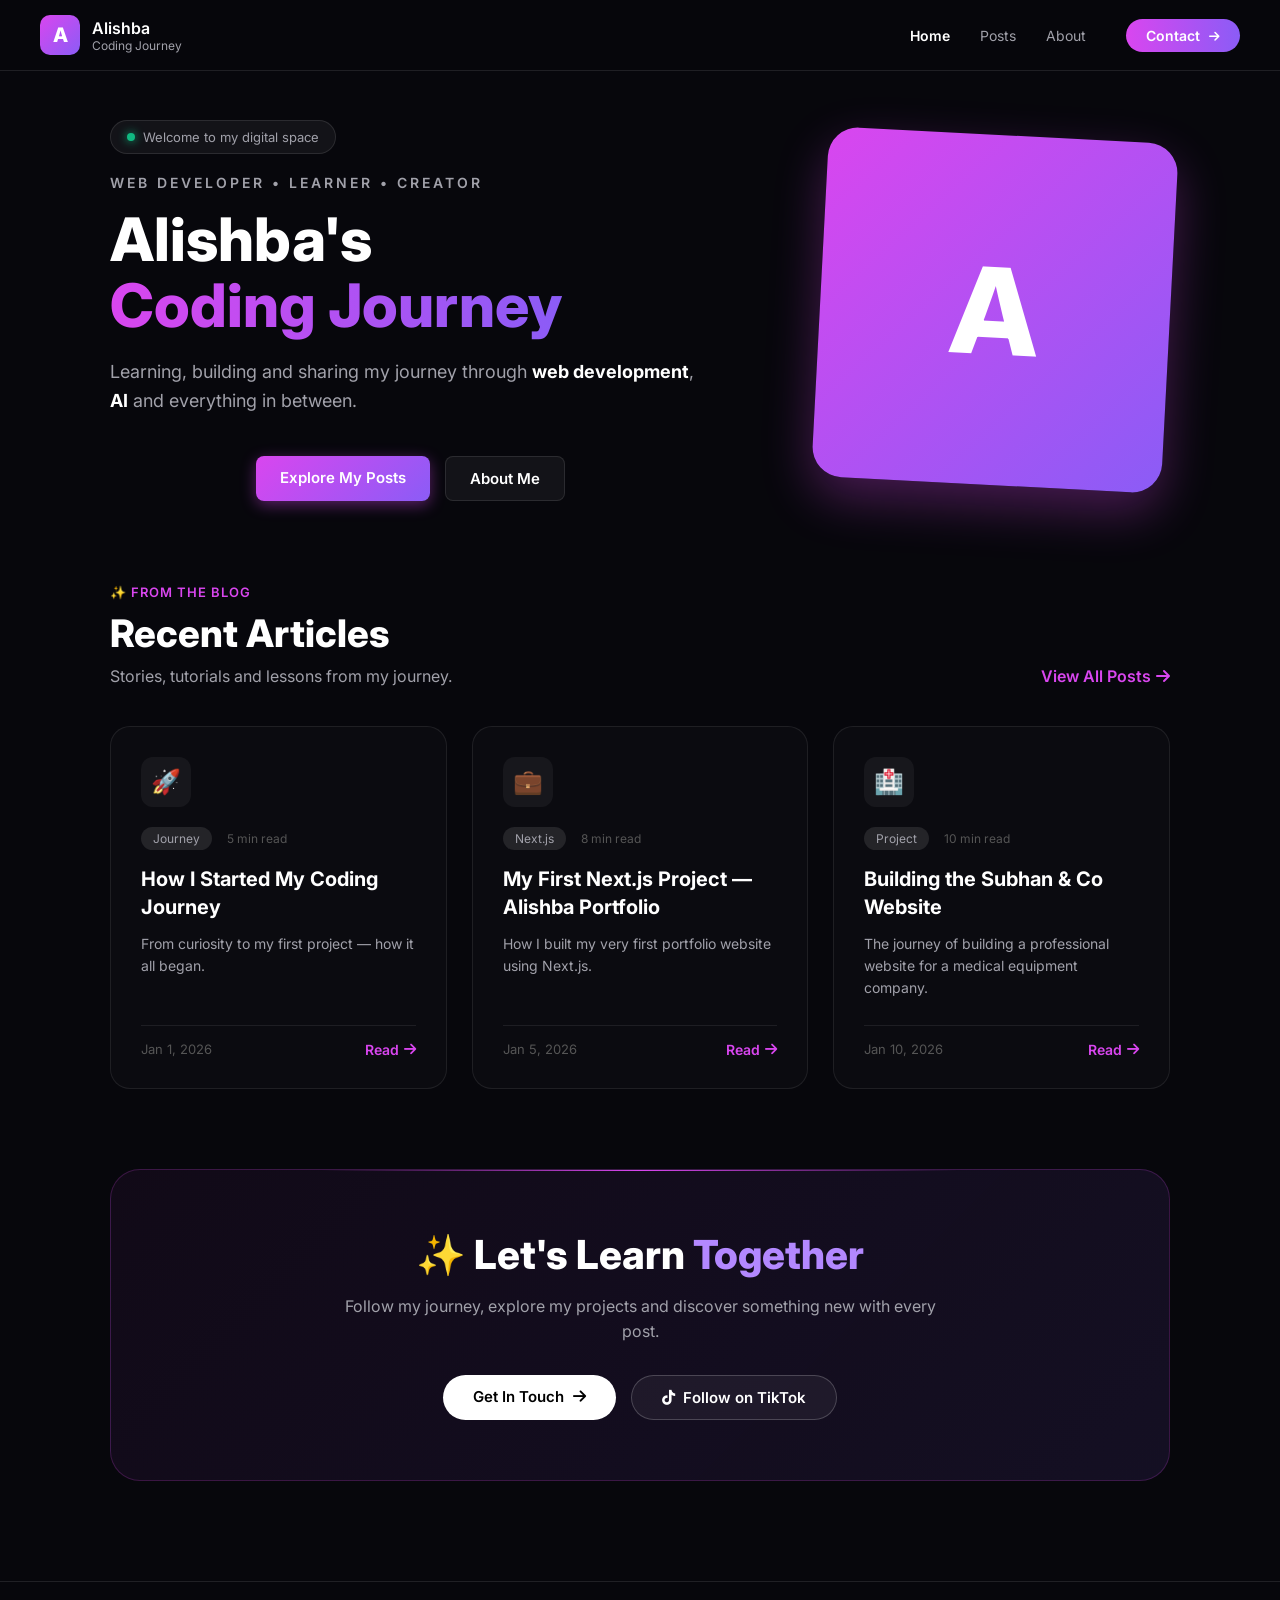
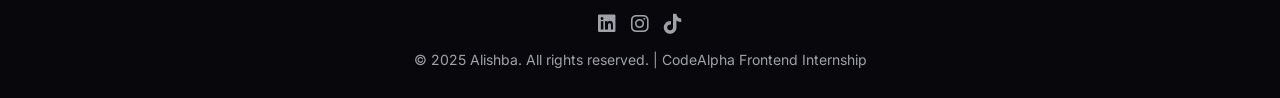
<file: index.html>
<!DOCTYPE html>
<html lang="en">

<head>
    <meta charset="UTF-8" />
    <meta name="viewport" content="width=device-width, initial-scale=1.0" />
    <title>Alishba's Coding Journey</title>
    <link href="https://fonts.googleapis.com/css2?family=Inter:wght@300;400;600;800&display=swap" rel="stylesheet" />
    <link rel="stylesheet" href="https://cdnjs.cloudflare.com/ajax/libs/font-awesome/6.4.0/css/all.min.css" />
    <link rel="stylesheet" href="style.css" />

    <style>
        /* Custom Styles for the Home Page Layout */
        .home-container {
            max-width: 1100px;
            margin: 0 auto;
            padding: 120px 20px 60px;
        }

        /* Hero Section */
        .hero-section {
            display: flex;
            align-items: center;
            justify-content: space-between;
            gap: 40px;
            margin-bottom: 80px;
        }

        .hero-text {
            max-width: 600px;
        }

        .status-badge {
            display: inline-flex;
            align-items: center;
            gap: 8px;
            background: rgba(255, 255, 255, 0.05);
            border: 1px solid rgba(255, 255, 255, 0.1);
            padding: 8px 16px;
            border-radius: 30px;
            font-size: 13px;
            color: var(--text-muted);
            margin-bottom: 20px;
        }

        .dot {
            width: 8px;
            height: 8px;
            background: #10b981;
            border-radius: 50%;
            box-shadow: 0 0 10px #10b981;
        }

        .subtitle {
            font-size: 14px;
            letter-spacing: 3px;
            color: var(--text-muted);
            font-weight: 600;
            margin-bottom: 15px;
            text-transform: uppercase;
        }

        .main-title {
            font-size: 60px;
            font-weight: 800;
            line-height: 1.1;
            margin-bottom: 20px;
            color: var(--text-color);
        }

        .main-title span {
            background: linear-gradient(to right, var(--primary), var(--secondary));
            -webkit-background-clip: text;
            -webkit-text-fill-color: transparent;
        }

        .description {
            font-size: 18px;
            color: var(--text-muted);
            line-height: 1.6;
            margin-bottom: 40px;
        }

        .description strong {
            color: var(--text-color);
        }

        .hero-image {
            width: 350px;
            height: 350px;
            background: linear-gradient(135deg, var(--primary), var(--secondary));
            border-radius: 30px;
            display: flex;
            justify-content: center;
            align-items: center;
            font-size: 120px;
            font-weight: 800;
            color: white;
            box-shadow: 0 20px 50px rgba(217, 70, 239, 0.3);
            transform: rotate(3deg);
            transition: transform 0.4s ease;
        }

        .hero-image:hover {
            transform: rotate(0deg) scale(1.02);
        }

        /* Blog Section */
        .blog-header {
            display: flex;
            justify-content: space-between;
            align-items: flex-end;
            margin-bottom: 40px;
        }

        .section-badge {
            display: inline-flex;
            align-items: center;
            gap: 8px;
            color: var(--primary);
            font-size: 13px;
            font-weight: 600;
            letter-spacing: 1px;
            text-transform: uppercase;
            margin-bottom: 10px;
        }

        .section-title {
            font-size: 38px;
            font-weight: 800;
            color: var(--text-color);
        }

        .blog-grid {
            display: grid;
            grid-template-columns: repeat(3, 1fr);
            gap: 25px;
            margin-bottom: 80px;
        }

        .blog-card {
            background: rgba(255, 255, 255, 0.02);
            border: 1px solid rgba(255, 255, 255, 0.08);
            border-radius: 20px;
            padding: 30px;
            display: flex;
            flex-direction: column;
            transition: all 0.3s ease;
        }

        .blog-card:hover {
            background: rgba(255, 255, 255, 0.04);
            border-color: rgba(217, 70, 239, 0.3);
            transform: translateY(-5px);
        }

        .blog-icon-box {
            width: 50px;
            height: 50px;
            background: rgba(255, 255, 255, 0.05);
            border-radius: 12px;
            display: flex;
            justify-content: center;
            align-items: center;
            font-size: 24px;
            margin-bottom: 20px;
        }

        .blog-meta {
            display: flex;
            align-items: center;
            gap: 15px;
            margin-bottom: 15px;
        }

        .blog-tag {
            background: rgba(255, 255, 255, 0.1);
            padding: 4px 12px;
            border-radius: 20px;
            font-size: 12px;
            color: var(--text-muted);
        }

        .blog-read-time {
            font-size: 12px;
            color: #555;
        }

        .blog-card h3 {
            font-size: 20px;
            color: var(--text-color);
            margin-bottom: 12px;
            line-height: 1.4;
        }

        .blog-card p {
            font-size: 14px;
            color: var(--text-muted);
            line-height: 1.6;
            margin-bottom: 25px;
            flex-grow: 1;
        }

        .blog-footer {
            display: flex;
            justify-content: space-between;
            align-items: center;
            border-top: 1px solid rgba(255, 255, 255, 0.08);
            padding-top: 15px;
        }

        .blog-date {
            font-size: 13px;
            color: #555;
        }

        .read-more {
            color: var(--primary);
            text-decoration: none;
            font-size: 14px;
            font-weight: 600;
            display: flex;
            align-items: center;
            gap: 5px;
        }

        .read-more:hover {
            color: white;
        }

        /* CTA Box */
        .cta-box {
            background: linear-gradient(135deg, rgba(217, 70, 239, 0.05), rgba(139, 92, 246, 0.1));
            border: 1px solid rgba(217, 70, 239, 0.2);
            border-radius: 30px;
            padding: 60px 40px;
            text-align: center;
            margin-bottom: 40px;
            position: relative;
            overflow: hidden;
        }

        .cta-box::before {
            content: '';
            position: absolute;
            top: 0;
            left: 50%;
            transform: translateX(-50%);
            width: 60%;
            height: 1px;
            background: linear-gradient(90deg, transparent, var(--primary), transparent);
        }

        .cta-box h2 {
            font-size: 40px;
            color: white;
            margin-bottom: 15px;
            font-weight: 800;
        }

        .cta-box h2 span {
            color: #b388ff;
            /* Light Purple */
        }

        .cta-box p {
            color: var(--text-muted);
            font-size: 16px;
            margin-bottom: 30px;
            max-width: 600px;
            margin-inline: auto;
            line-height: 1.6;
        }

        .cta-btns {
            display: flex;
            gap: 15px;
            justify-content: center;
        }

        .btn-white {
            background: white;
            color: black;
            padding: 12px 30px;
            border-radius: 30px;
            text-decoration: none;
            font-weight: 600;
            font-size: 15px;
            transition: all 0.3s ease;
        }

        .btn-white:hover {
            background: #eee;
            transform: translateY(-2px);
        }

        .btn-outline {
            background: rgba(255, 255, 255, 0.05);
            color: white;
            padding: 12px 30px;
            border-radius: 30px;
            text-decoration: none;
            font-weight: 600;
            font-size: 15px;
            border: 1px solid rgba(255, 255, 255, 0.2);
            transition: all 0.3s ease;
            display: flex;
            align-items: center;
            gap: 8px;
        }

        .btn-outline:hover {
            background: rgba(255, 255, 255, 0.1);
            border-color: white;
            transform: translateY(-2px);
        }

        /* Responsive */
        @media (max-width: 900px) {
            .hero-section {
                flex-direction: column;
                text-align: center;
            }

            .hero-image {
                display: none;
                /* Mobile pe image chhupa di */
            }

            .main-title {
                font-size: 40px;
            }

            .blog-grid {
                grid-template-columns: 1fr;
            }

            .blog-header {
                flex-direction: column;
                align-items: flex-start;
                gap: 10px;
            }
        }
    </style>
</head>

<body>

    <!-- Navigation Bar -->
    <nav class="navbar">
        <div class="logo">
            <div class="logo-icon">A</div>
            <div class="logo-text">
                <h1>Alishba</h1>
                <p>Coding Journey</p>
            </div>
        </div>
        <ul class="nav-links">
            <li><a href="index.html" style="color: var(--text-color); font-weight: 600;">Home</a></li>
            <li><a href="projects.html">Posts</a></li>
            <li><a href="about.html">About</a></li>
            <li><a href="contact.html"
                    style="background: linear-gradient(to right, var(--primary), var(--secondary)); padding: 8px 20px; border-radius: 30px; color: white; font-weight: 600; margin-left: 10px;">Contact
                    <i class="fas fa-arrow-right" style="font-size: 12px; margin-left: 5px;"></i></a></li>
        </ul>
        <div class="hamburger">
            <i class="fas fa-bars"></i>
        </div>
    </nav>

    <!-- Main Home Container -->
    <div class="home-container">

        <!-- Hero Section -->
        <div class="hero-section">
            <div class="hero-text">
                <div class="status-badge">
                    <span class="dot"></span> Welcome to my digital space
                </div>
                <p class="subtitle">Web Developer • Learner • Creator</p>
                <h1 class="main-title">Alishba's<br><span>Coding Journey</span></h1>
                <p class="description">
                    Learning, building and sharing my journey through <strong>web development</strong>,
                    <strong>AI</strong> and everything in between.
                </p>
                <div class="hero-btns" style="display: flex; gap: 15px;">
                    <a href="#blog" class="btn primary-btn">Explore My Posts</a>
                    <a href="about.html" class="btn secondary-btn">About Me</a>
                </div>
            </div>

            <!-- Hero Image (Design element) -->
            <div class="hero-image">
                A
            </div>
        </div>

        <!-- Blog Section -->
        <div id="blog">
            <div class="blog-header">
                <div>
                    <div class="section-badge">✨ FROM THE BLOG</div>
                    <h2 class="section-title">Recent Articles</h2>
                    <p style="color: var(--text-muted); margin-top: 10px;">Stories, tutorials and lessons from my
                        journey.</p>
                </div>
                <a href="projects.html" class="read-more" style="font-size: 16px;">View All Posts <i
                        class="fas fa-arrow-right"></i></a>
            </div>

            <div class="blog-grid">
                <!-- Blog 1 -->
                <div class="blog-card">
                    <div class="blog-icon-box">🚀</div>
                    <div class="blog-meta">
                        <span class="blog-tag">Journey</span>
                        <span class="blog-read-time">5 min read</span>
                    </div>
                    <h3>How I Started My Coding Journey</h3>
                    <p>From curiosity to my first project — how it all began.</p>
                    <div class="blog-footer">
                        <span class="blog-date">Jan 1, 2026</span>
                        <a href="#" class="read-more">Read <i class="fas fa-arrow-right"></i></a>
                    </div>
                </div>

                <!-- Blog 2 -->
                <div class="blog-card">
                    <div class="blog-icon-box">💼</div>
                    <div class="blog-meta">
                        <span class="blog-tag">Next.js</span>
                        <span class="blog-read-time">8 min read</span>
                    </div>
                    <h3>My First Next.js Project — Alishba Portfolio</h3>
                    <p>How I built my very first portfolio website using Next.js.</p>
                    <div class="blog-footer">
                        <span class="blog-date">Jan 5, 2026</span>
                        <a href="#" class="read-more">Read <i class="fas fa-arrow-right"></i></a>
                    </div>
                </div>

                <!-- Blog 3 -->
                <div class="blog-card">
                    <div class="blog-icon-box">🏥</div>
                    <div class="blog-meta">
                        <span class="blog-tag">Project</span>
                        <span class="blog-read-time">10 min read</span>
                    </div>
                    <h3>Building the Subhan & Co Website</h3>
                    <p>The journey of building a professional website for a medical equipment company.</p>
                    <div class="blog-footer">
                        <span class="blog-date">Jan 10, 2026</span>
                        <a href="#" class="read-more">Read <i class="fas fa-arrow-right"></i></a>
                    </div>
                </div>
            </div>
        </div>

        <!-- CTA Box -->
        <div class="cta-box">
            <h2>✨ Let's Learn <span>Together</span></h2>
            <p>Follow my journey, explore my projects and discover something new with every post.</p>
            <div class="cta-btns">
                <a href="contact.html" class="btn-white">Get In Touch <i class="fas fa-arrow-right"
                        style="margin-left: 5px;"></i></a>
                <a href="https://www.tiktok.com/@lishayveer" target="_blank" class="btn-outline"><i
                        class="fab fa-tiktok"></i> Follow on TikTok</a>
            </div>
        </div>

    </div>

    <!-- Footer -->
    <footer>
        <div style="margin-bottom: 15px; display: flex; justify-content: center; gap: 15px;">
            <a href="https://www.linkedin.com/in/alishba-tanveer543" target="_blank"
                style="color: var(--text-muted); font-size: 20px;"><i class="fab fa-linkedin"></i></a>
            <a href="https://www.instagram.com/lishayveer11" target="_blank"
                style="color: var(--text-muted); font-size: 20px;"><i class="fab fa-instagram"></i></a>
            <a href="https://www.tiktok.com/@lishayveer" target="_blank"
                style="color: var(--text-muted); font-size: 20px;"><i class="fab fa-tiktok"></i></a>
        </div>
        <p>&copy; 2025 Alishba. All rights reserved. | CodeAlpha Frontend Internship</p>
    </footer>

    <script src="script.js"></script>
</body>

</html>
</file>
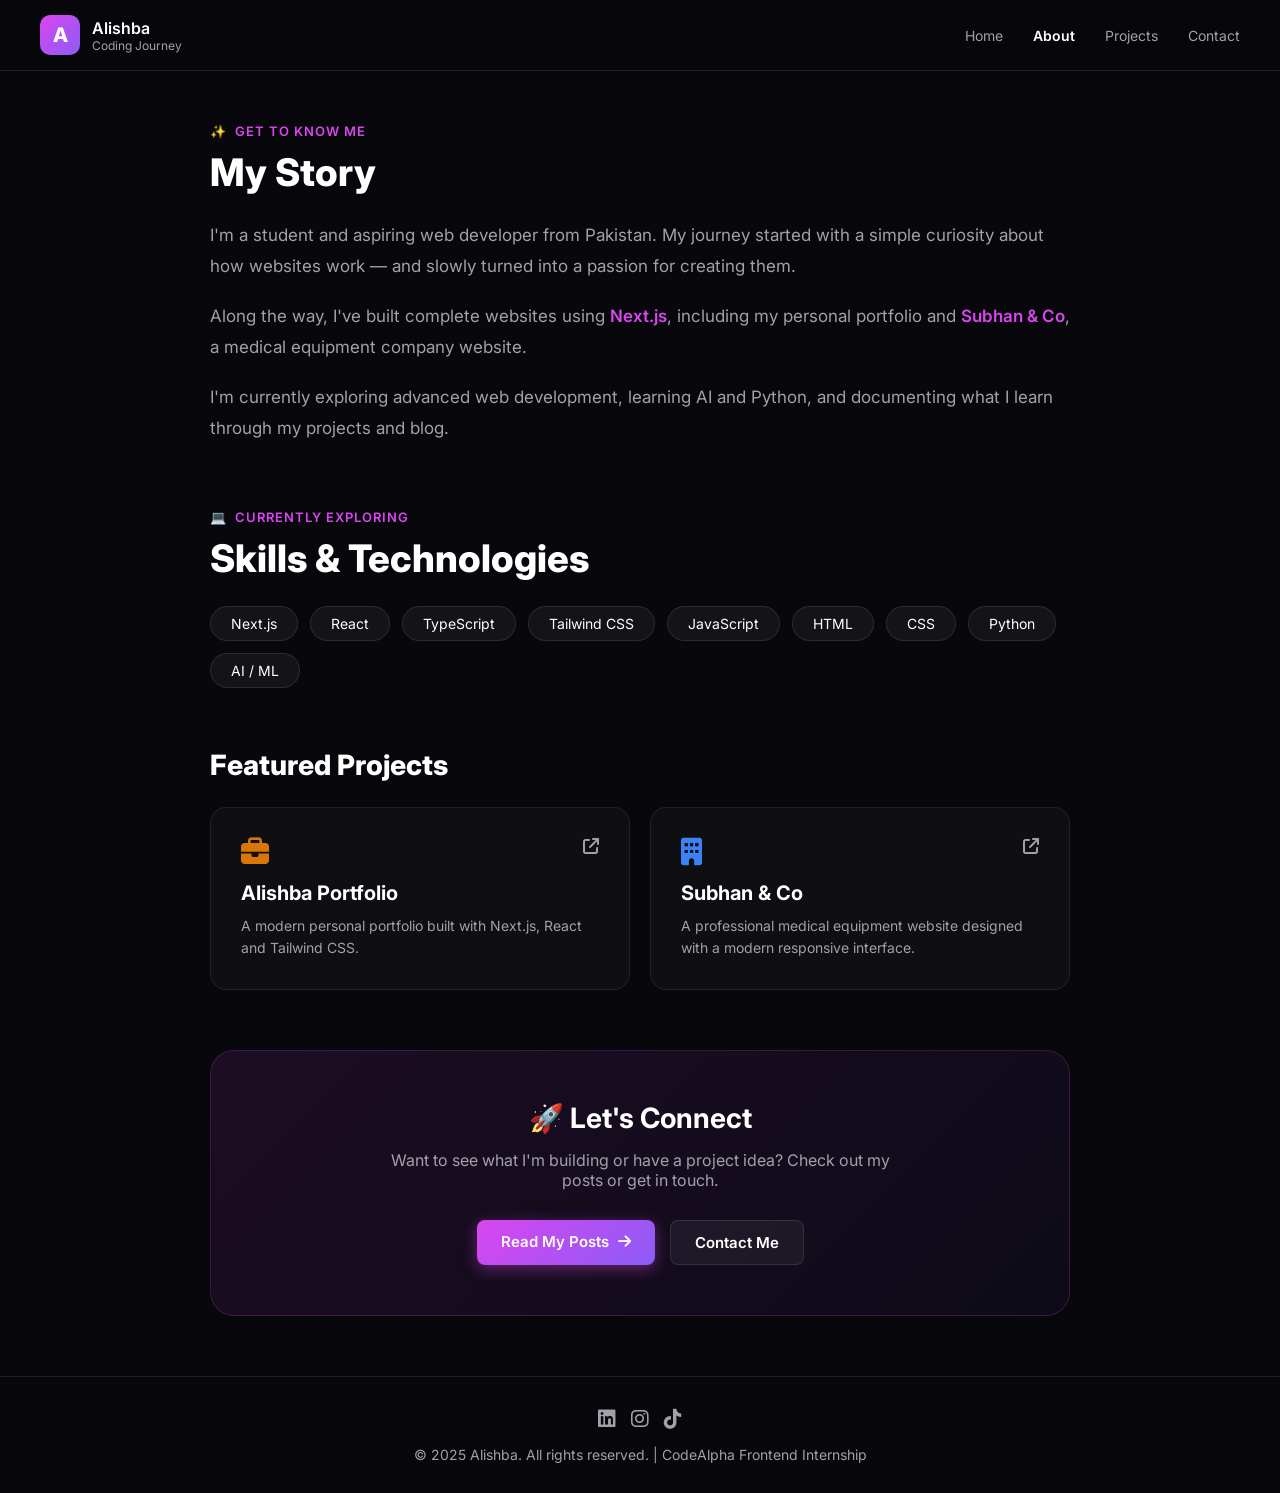
<file: about.html>
<!DOCTYPE html>
<html lang="en">

<head>
    <meta charset="UTF-8" />
    <meta name="viewport" content="width=device-width, initial-scale=1.0" />
    <title>About Me | Alishba</title>
    <link href="https://fonts.googleapis.com/css2?family=Inter:wght@300;400;600;800&display=swap" rel="stylesheet" />
    <link rel="stylesheet" href="https://cdnjs.cloudflare.com/ajax/libs/font-awesome/6.4.0/css/all.min.css" />
    <link rel="stylesheet" href="style.css" />

    <!-- Custom Styles for this exact page look -->
    <style>
        .about-container {
            max-width: 900px;
            margin: 0 auto;
            text-align: left;
            padding: 120px 20px 60px;
        }

        .section-badge {
            display: inline-flex;
            align-items: center;
            gap: 8px;
            color: var(--primary);
            font-size: 13px;
            font-weight: 600;
            letter-spacing: 1px;
            text-transform: uppercase;
            margin-bottom: 10px;
        }

        .section-title {
            font-size: 38px;
            font-weight: 800;
            color: var(--text-color);
            margin-bottom: 25px;
        }

        .story-text {
            font-size: 17px;
            color: var(--text-muted);
            line-height: 1.8;
            margin-bottom: 25px;
        }

        .story-text strong {
            color: var(--text-color);
        }

        .story-text .highlight {
            color: var(--primary);
            font-weight: 600;
        }

        /* Tags for Skills */
        .skills-tags {
            display: flex;
            flex-wrap: wrap;
            gap: 12px;
            margin-bottom: 60px;
        }

        .skill-tag {
            background: rgba(255, 255, 255, 0.05);
            border: 1px solid rgba(255, 255, 255, 0.1);
            padding: 8px 20px;
            border-radius: 30px;
            font-size: 14px;
            color: var(--text-color);
            transition: all 0.3s ease;
        }

        .skill-tag:hover {
            background: rgba(217, 70, 239, 0.15);
            border-color: var(--primary);
            transform: translateY(-2px);
        }

        /* Featured Projects Cards */
        .projects-grid {
            display: grid;
            grid-template-columns: 1fr 1fr;
            gap: 20px;
            margin-bottom: 60px;
        }

        .project-card-mini {
            background: rgba(255, 255, 255, 0.03);
            border: 1px solid rgba(255, 255, 255, 0.08);
            border-radius: 16px;
            padding: 30px;
            position: relative;
            transition: all 0.3s ease;
        }

        .project-card-mini:hover {
            background: rgba(255, 255, 255, 0.06);
            border-color: rgba(217, 70, 239, 0.3);
            transform: translateY(-5px);
        }

        .project-icon {
            font-size: 28px;
            margin-bottom: 15px;
        }

        .project-card-mini h3 {
            font-size: 20px;
            color: var(--text-color);
            margin-bottom: 10px;
        }

        .project-card-mini p {
            font-size: 14px;
            color: var(--text-muted);
            line-height: 1.6;
        }

        .arrow-icon {
            position: absolute;
            top: 30px;
            right: 30px;
            color: var(--text-muted);
            transition: color 0.3s ease;
        }

        .project-card-mini:hover .arrow-icon {
            color: var(--primary);
        }

        /* Let's Connect Section */
        .connect-section {
            background: linear-gradient(135deg, rgba(217, 70, 239, 0.1), rgba(139, 92, 246, 0.05));
            border: 1px solid rgba(217, 70, 239, 0.2);
            border-radius: 24px;
            padding: 50px 30px;
            text-align: center;
        }

        .connect-section h2 {
            font-size: 28px;
            color: var(--text-color);
            margin-bottom: 15px;
            display: flex;
            align-items: center;
            justify-content: center;
            gap: 10px;
        }

        .connect-section p {
            color: var(--text-muted);
            font-size: 16px;
            margin-bottom: 30px;
            max-width: 500px;
            margin-inline: auto;
        }

        @media (max-width: 768px) {
            .projects-grid {
                grid-template-columns: 1fr;
            }

            .section-title {
                font-size: 30px;
            }
        }
    </style>
</head>

<body>

    <!-- Navigation Bar -->
    <nav class="navbar">
        <div class="logo">
            <div class="logo-icon">A</div>
            <div class="logo-text">
                <h1>Alishba</h1>
                <p>Coding Journey</p>
            </div>
        </div>
        <ul class="nav-links">
            <li><a href="index.html">Home</a></li>
            <li><a href="about.html" style="color: var(--text-color); font-weight: 600;">About</a></li>
            <li><a href="projects.html">Projects</a></li>
            <li><a href="contact.html">Contact</a></li>
        </ul>
        <div class="hamburger">
            <i class="fas fa-bars"></i>
        </div>
    </nav>

    <!-- Main About Content -->
    <div class="about-container">

        <!-- Story Section -->
        <div class="section-badge">
            <span>✨</span> GET TO KNOW ME
        </div>
        <h1 class="section-title">My Story</h1>

        <div class="story-text">
            <p style="margin-bottom: 20px;">
                I'm a student and aspiring web developer from Pakistan. My journey started with a simple curiosity about
                how websites work — and slowly turned into a passion for creating them.
            </p>
            <p style="margin-bottom: 20px;">
                Along the way, I've built complete websites using <span class="highlight">Next.js</span>, including my
                personal portfolio and <span class="highlight">Subhan & Co</span>, a medical equipment company website.
            </p>
            <p>
                I'm currently exploring advanced web development, learning AI and Python, and documenting what I learn
                through my projects and blog.
            </p>
        </div>

        <!-- Skills Section -->
        <div class="section-badge" style="margin-top: 40px;">
            <span>💻</span> CURRENTLY EXPLORING
        </div>
        <h2 class="section-title">Skills & Technologies</h2>

        <div class="skills-tags">
            <span class="skill-tag">Next.js</span>
            <span class="skill-tag">React</span>
            <span class="skill-tag">TypeScript</span>
            <span class="skill-tag">Tailwind CSS</span>
            <span class="skill-tag">JavaScript</span>
            <span class="skill-tag">HTML</span>
            <span class="skill-tag">CSS</span>
            <span class="skill-tag">Python</span>
            <span class="skill-tag">AI / ML</span>
        </div>

        <!-- Featured Projects Section -->
        <h2 class="section-title" style="font-size: 28px;">Featured Projects</h2>

        <div class="projects-grid">
            <!-- Project 1 -->
            <a href="projects.html" style="text-decoration: none;">
                <div class="project-card-mini">
                    <i class="fas fa-briefcase project-icon" style="color: #d97706;"></i>
                    <i class="fas fa-arrow-up-right-from-square arrow-icon"></i>
                    <h3>Alishba Portfolio</h3>
                    <p>A modern personal portfolio built with Next.js, React and Tailwind CSS.</p>
                </div>
            </a>

            <!-- Project 2 -->
            <a href="projects.html" style="text-decoration: none;">
                <div class="project-card-mini">
                    <i class="fas fa-building project-icon" style="color: #3b82f6;"></i>
                    <i class="fas fa-arrow-up-right-from-square arrow-icon"></i>
                    <h3>Subhan & Co</h3>
                    <p>A professional medical equipment website designed with a modern responsive interface.</p>
                </div>
            </a>
        </div>

        <!-- Let's Connect Section -->
        <div class="connect-section">
            <h2>🚀 Let's Connect</h2>
            <p>Want to see what I'm building or have a project idea? Check out my posts or get in touch.</p>
            <div style="display: flex; gap: 15px; justify-content: center; flex-wrap: wrap;">
                <a href="projects.html" class="btn primary-btn">Read My Posts <i class="fas fa-arrow-right"
                        style="margin-left: 5px;"></i></a>
                <a href="contact.html" class="btn secondary-btn">Contact Me</a>
            </div>
        </div>

    </div>

    <!-- Footer -->
    <footer>
        <div style="margin-bottom: 15px; display: flex; justify-content: center; gap: 15px;">
            <a href="https://www.linkedin.com/in/alishba-tanveer543" target="_blank"
                style="color: var(--text-muted); font-size: 20px;"><i class="fab fa-linkedin"></i></a>
            <a href="https://www.instagram.com/lishayveer11" target="_blank"
                style="color: var(--text-muted); font-size: 20px;"><i class="fab fa-instagram"></i></a>
            <a href="https://www.tiktok.com/@lishayveer" target="_blank"
                style="color: var(--text-muted); font-size: 20px;"><i class="fab fa-tiktok"></i></a>
        </div>
        <p>&copy; 2025 Alishba. All rights reserved. | CodeAlpha Frontend Internship</p>
    </footer>

    <script src="script.js"></script>
</body>

</html>
</file>
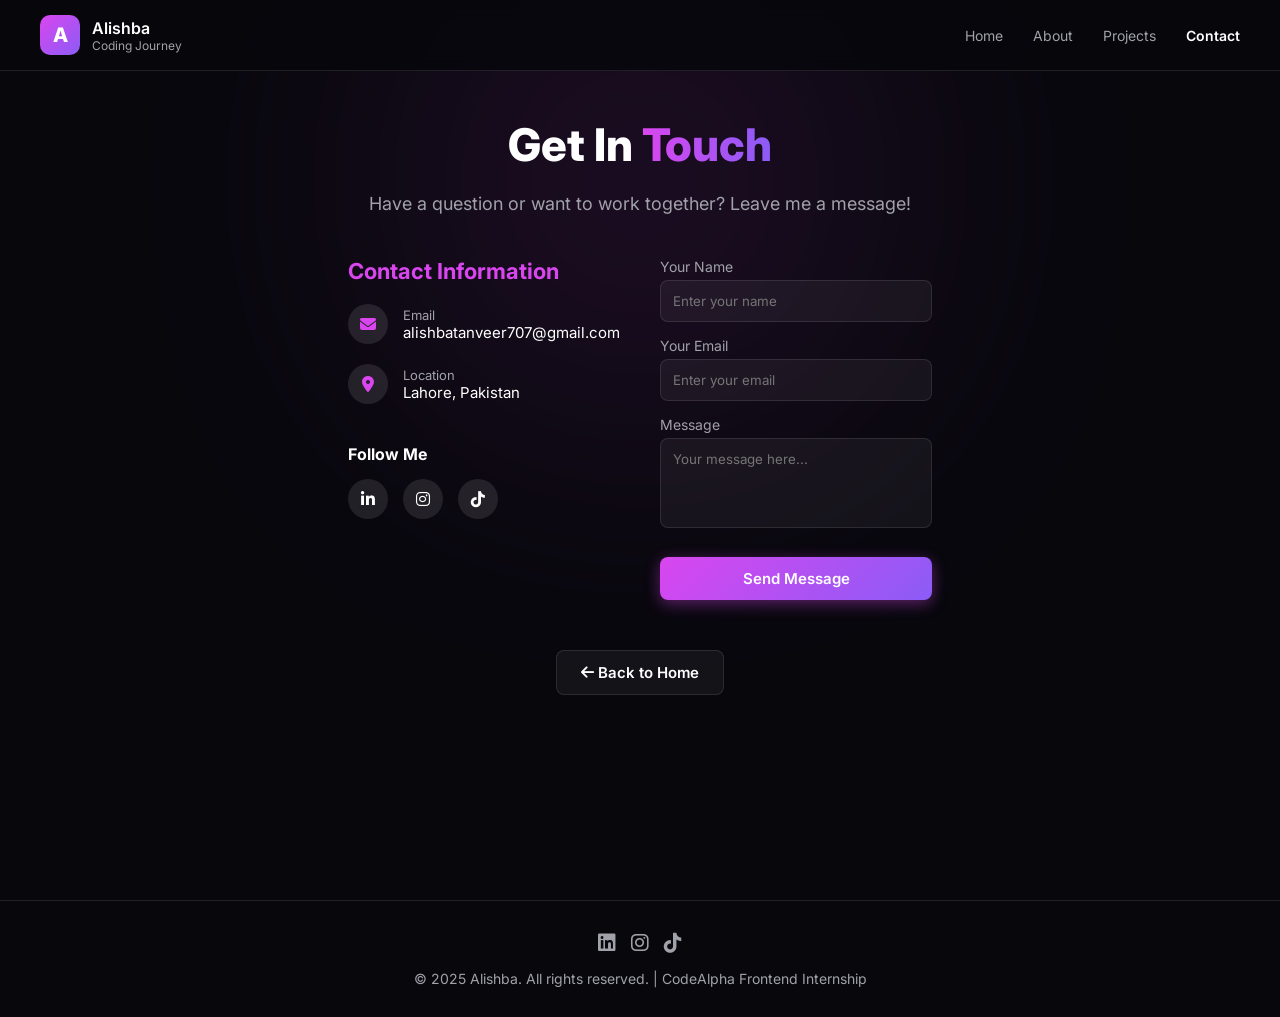
<file: contact.html>
<!DOCTYPE html>
<html lang="en">

<head>
    <meta charset="UTF-8" />
    <meta name="viewport" content="width=device-width, initial-scale=1.0" />
    <title>Contact Me | Alishba</title>
    <link href="https://fonts.googleapis.com/css2?family=Inter:wght@300;400;600;800&display=swap" rel="stylesheet" />
    <link rel="stylesheet" href="https://cdnjs.cloudflare.com/ajax/libs/font-awesome/6.4.0/css/all.min.css" />
    <link rel="stylesheet" href="style.css" />
</head>

<body>

    <!-- Navigation Bar -->
    <nav class="navbar">
        <div class="logo">
            <div class="logo-icon">A</div>
            <div class="logo-text">
                <h1>Alishba</h1>
                <p>Coding Journey</p>
            </div>
        </div>
        <ul class="nav-links">
            <li><a href="index.html">Home</a></li>
            <li><a href="about.html">About</a></li>
            <li><a href="projects.html">Projects</a></li>
            <li><a href="contact.html" style="color: var(--text-color); font-weight: 600;">Contact</a></li>
        </ul>
        <div class="hamburger">
            <i class="fas fa-bars"></i>
        </div>
    </nav>

    <!-- Contact Section -->
    <section class="hero" style="min-height: 100vh; padding-top: 120px; align-items: flex-start;">
        <div class="hero-content" style="max-width: 800px; text-align: center;">

            <h1 class="main-title" style="font-size: 45px;">Get In <span>Touch</span></h1>
            <p class="description" style="margin-bottom: 40px;">
                Have a question or want to work together? Leave me a message!
            </p>

            <div style="display: grid; grid-template-columns: 1fr 1fr; gap: 40px; text-align: left;">

                <!-- Contact Info (Left Side) -->
                <div>
                    <h3 style="font-size: 22px; margin-bottom: 20px; color: var(--primary);">Contact Information</h3>

                    <div style="display: flex; align-items: center; gap: 15px; margin-bottom: 20px;">
                        <div
                            style="width: 40px; height: 40px; background: rgba(255,255,255,0.1); border-radius: 50%; display: flex; justify-content: center; align-items: center; color: var(--primary);">
                            <i class="fas fa-envelope"></i>
                        </div>
                        <div>
                            <p style="font-size: 13px; color: var(--text-muted);">Email</p>
                            <p style="font-size: 15px;">alishbatanveer707@gmail.com</p>
                        </div>
                    </div>

                    <div style="display: flex; align-items: center; gap: 15px; margin-bottom: 20px;">
                        <div
                            style="width: 40px; height: 40px; background: rgba(255,255,255,0.1); border-radius: 50%; display: flex; justify-content: center; align-items: center; color: var(--primary);">
                            <i class="fas fa-map-marker-alt"></i>
                        </div>
                        <div>
                            <p style="font-size: 13px; color: var(--text-muted);">Location</p>
                            <p style="font-size: 15px;">Lahore, Pakistan</p>
                        </div>
                    </div>

                    <!-- Social Links -->
                    <div style="margin-top: 40px;">
                        <h4 style="font-size: 16px; margin-bottom: 15px;">Follow Me</h4>
                        <div style="display: flex; gap: 15px;">
                            <!-- LinkedIn -->
                            <a href="https://www.linkedin.com/in/alishba-tanveer543" target="_blank"
                                style="width: 40px; height: 40px; background: rgba(255,255,255,0.1); border-radius: 50%; display: flex; justify-content: center; align-items: center; color: white; text-decoration: none; transition: 0.3s;"
                                onmouseover="this.style.background='var(--primary)'"
                                onmouseout="this.style.background='rgba(255,255,255,0.1)'">
                                <i class="fab fa-linkedin-in"></i>
                            </a>
                            <!-- Instagram -->
                            <a href="https://www.instagram.com/lishayveer11" target="_blank"
                                style="width: 40px; height: 40px; background: rgba(255,255,255,0.1); border-radius: 50%; display: flex; justify-content: center; align-items: center; color: white; text-decoration: none; transition: 0.3s;"
                                onmouseover="this.style.background='var(--primary)'"
                                onmouseout="this.style.background='rgba(255,255,255,0.1)'">
                                <i class="fab fa-instagram"></i>
                            </a>
                            <!-- TikTok -->
                            <a href="https://www.tiktok.com/@lishayveer" target="_blank"
                                style="width: 40px; height: 40px; background: rgba(255,255,255,0.1); border-radius: 50%; display: flex; justify-content: center; align-items: center; color: white; text-decoration: none; transition: 0.3s;"
                                onmouseover="this.style.background='var(--primary)'"
                                onmouseout="this.style.background='rgba(255,255,255,0.1)'">
                                <i class="fab fa-tiktok"></i>
                            </a>
                        </div>
                    </div>
                </div>

                <!-- Contact Form (Right Side) -->
                <form style="display: flex; flex-direction: column; gap: 15px;">
                    <div>
                        <label
                            style="font-size: 14px; color: var(--text-muted); display: block; margin-bottom: 5px;">Your
                            Name</label>
                        <input type="text" placeholder="Enter your name"
                            style="width: 100%; padding: 12px; border-radius: 8px; border: 1px solid var(--border-color); background: var(--card-bg); color: white; outline: none; font-family: 'Inter', sans-serif;">
                    </div>
                    <div>
                        <label
                            style="font-size: 14px; color: var(--text-muted); display: block; margin-bottom: 5px;">Your
                            Email</label>
                        <input type="email" placeholder="Enter your email"
                            style="width: 100%; padding: 12px; border-radius: 8px; border: 1px solid var(--border-color); background: var(--card-bg); color: white; outline: none; font-family: 'Inter', sans-serif;">
                    </div>
                    <div>
                        <label
                            style="font-size: 14px; color: var(--text-muted); display: block; margin-bottom: 5px;">Message</label>
                        <textarea placeholder="Your message here..." rows="4"
                            style="width: 100%; padding: 12px; border-radius: 8px; border: 1px solid var(--border-color); background: var(--card-bg); color: white; outline: none; font-family: 'Inter', sans-serif; resize: none;"></textarea>
                    </div>
                    <button type="button" class="btn primary-btn"
                        style="width: 100%; border: none; cursor: pointer; margin-top: 10px;">Send Message</button>
                </form>

            </div>

            <div class="hero-btns" style="margin-top: 50px; justify-content: center;">
                <a href="index.html" class="btn secondary-btn"><i class="fas fa-arrow-left"></i> Back to Home</a>
            </div>

        </div>
    </section>

    <!-- Footer -->
    <footer>
        <div style="margin-bottom: 15px; display: flex; justify-content: center; gap: 15px;">
            <a href="https://www.linkedin.com/in/alishba-tanveer543" target="_blank"
                style="color: var(--text-muted); font-size: 20px;"><i class="fab fa-linkedin"></i></a>
            <a href="https://www.instagram.com/lishayveer11" target="_blank"
                style="color: var(--text-muted); font-size: 20px;"><i class="fab fa-instagram"></i></a>
            <a href="https://www.tiktok.com/@lishayveer" target="_blank"
                style="color: var(--text-muted); font-size: 20px;"><i class="fab fa-tiktok"></i></a>
        </div>
        <p>&copy; 2025 Alishba. All rights reserved. | CodeAlpha Frontend Internship</p>
    </footer>

    <script src="script.js"></script>
</body>

</html>
</file>
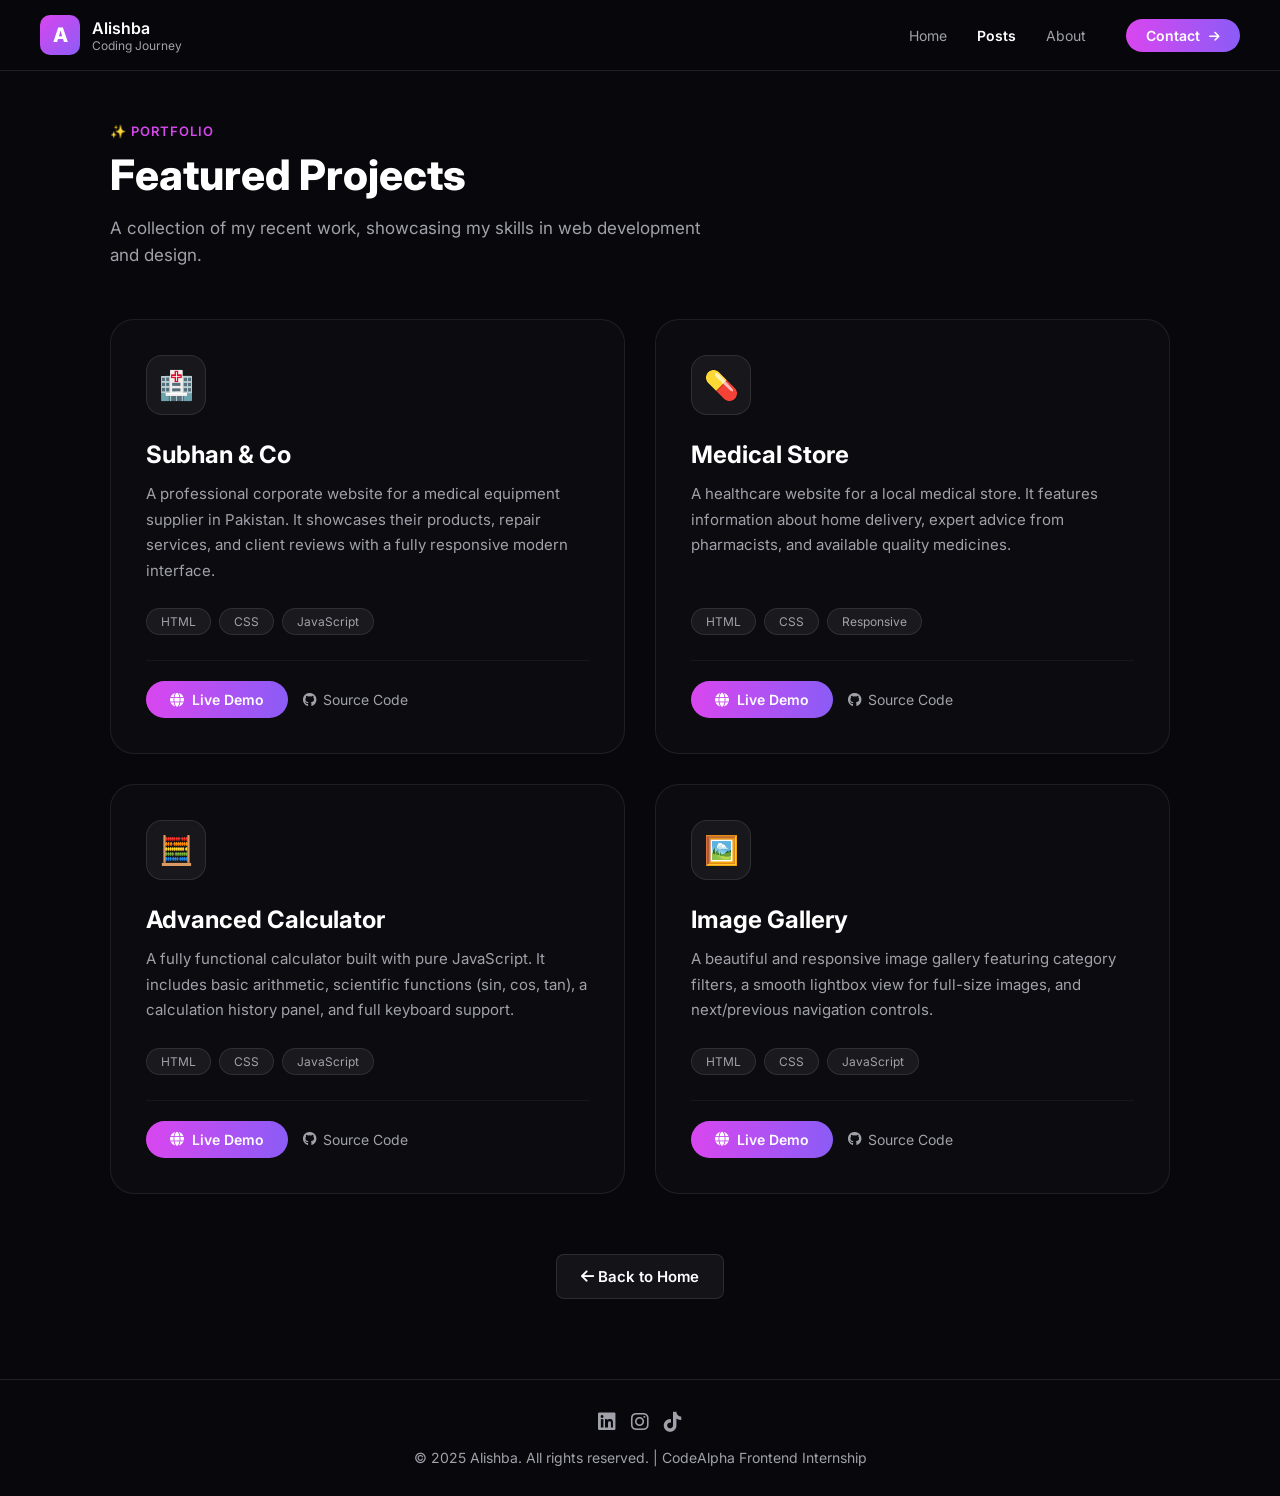
<file: projects.html>
<!DOCTYPE html>
<html lang="en">

<head>
    <meta charset="UTF-8" />
    <meta name="viewport" content="width=device-width, initial-scale=1.0" />
    <title>My Projects | Alishba</title>
    <link href="https://fonts.googleapis.com/css2?family=Inter:wght@300;400;600;800&display=swap" rel="stylesheet" />
    <link rel="stylesheet" href="https://cdnjs.cloudflare.com/ajax/libs/font-awesome/6.4.0/css/all.min.css" />
    <link rel="stylesheet" href="style.css" />

    <style>
        /* Custom Styles for Projects Page */
        .projects-container {
            max-width: 1100px;
            margin: 0 auto;
            padding: 120px 20px 80px;
        }

        .section-badge {
            display: inline-flex;
            align-items: center;
            gap: 8px;
            color: var(--primary);
            font-size: 13px;
            font-weight: 600;
            letter-spacing: 1px;
            text-transform: uppercase;
            margin-bottom: 10px;
        }

        .section-title {
            font-size: 42px;
            font-weight: 800;
            color: var(--text-color);
            margin-bottom: 15px;
        }

        .section-desc {
            font-size: 17px;
            color: var(--text-muted);
            margin-bottom: 50px;
            max-width: 600px;
            line-height: 1.6;
        }

        .projects-grid {
            display: grid;
            grid-template-columns: repeat(2, 1fr);
            gap: 30px;
        }

        .project-card {
            background: rgba(255, 255, 255, 0.02);
            border: 1px solid rgba(255, 255, 255, 0.08);
            border-radius: 24px;
            padding: 35px;
            display: flex;
            flex-direction: column;
            transition: all 0.4s ease;
            position: relative;
            overflow: hidden;
        }

        /* Hover par halki si purple light */
        .project-card::before {
            content: '';
            position: absolute;
            top: 0;
            left: 0;
            width: 100%;
            height: 2px;
            background: linear-gradient(90deg, transparent, var(--primary), transparent);
            transform: scaleX(0);
            transition: transform 0.4s ease;
        }

        .project-card:hover {
            background: rgba(255, 255, 255, 0.04);
            border-color: rgba(217, 70, 239, 0.3);
            transform: translateY(-8px);
            box-shadow: 0 15px 30px rgba(0, 0, 0, 0.5);
        }

        .project-card:hover::before {
            transform: scaleX(1);
        }

        .project-icon-box {
            width: 60px;
            height: 60px;
            background: rgba(255, 255, 255, 0.05);
            border: 1px solid rgba(255, 255, 255, 0.1);
            border-radius: 16px;
            display: flex;
            justify-content: center;
            align-items: center;
            font-size: 28px;
            margin-bottom: 25px;
            transition: transform 0.4s ease;
        }

        .project-card:hover .project-icon-box {
            transform: scale(1.1) rotate(5deg);
            background: rgba(217, 70, 239, 0.1);
            border-color: var(--primary);
        }

        .project-card h3 {
            font-size: 24px;
            color: var(--text-color);
            margin-bottom: 12px;
            font-weight: 700;
        }

        .project-card p {
            font-size: 15px;
            color: var(--text-muted);
            line-height: 1.7;
            margin-bottom: 25px;
            flex-grow: 1;
        }

        .project-tech {
            display: flex;
            flex-wrap: wrap;
            gap: 8px;
            margin-bottom: 25px;
        }

        .tech-tag {
            background: rgba(255, 255, 255, 0.06);
            border: 1px solid rgba(255, 255, 255, 0.1);
            padding: 5px 14px;
            border-radius: 20px;
            font-size: 12px;
            color: var(--text-muted);
        }

        .project-links {
            display: flex;
            gap: 15px;
            align-items: center;
            margin-top: auto;
            padding-top: 20px;
            border-top: 1px solid rgba(255, 255, 255, 0.05);
        }

        .btn-live {
            background: linear-gradient(to right, var(--primary), var(--secondary));
            color: white;
            padding: 10px 24px;
            border-radius: 30px;
            text-decoration: none;
            font-size: 14px;
            font-weight: 600;
            transition: all 0.3s ease;
            display: flex;
            align-items: center;
            gap: 8px;
        }

        .btn-live:hover {
            transform: translateY(-2px);
            box-shadow: 0 5px 15px rgba(217, 70, 239, 0.4);
        }

        .btn-code {
            color: var(--text-muted);
            text-decoration: none;
            font-size: 14px;
            display: flex;
            align-items: center;
            gap: 6px;
            transition: color 0.3s ease;
        }

        .btn-code:hover {
            color: white;
        }

        /* Responsive */
        @media (max-width: 768px) {
            .projects-grid {
                grid-template-columns: 1fr;
            }

            .section-title {
                font-size: 32px;
            }
        }
    </style>
</head>

<body>

    <!-- Navigation Bar -->
    <nav class="navbar">
        <div class="logo">
            <div class="logo-icon">A</div>
            <div class="logo-text">
                <h1>Alishba</h1>
                <p>Coding Journey</p>
            </div>
        </div>
        <ul class="nav-links">
            <li><a href="index.html">Home</a></li>
            <li><a href="projects.html" style="color: var(--text-color); font-weight: 600;">Posts</a></li>
            <li><a href="about.html">About</a></li>
            <li><a href="contact.html"
                    style="background: linear-gradient(to right, var(--primary), var(--secondary)); padding: 8px 20px; border-radius: 30px; color: white; font-weight: 600; margin-left: 10px;">Contact
                    <i class="fas fa-arrow-right" style="font-size: 12px; margin-left: 5px;"></i></a></li>
        </ul>
        <div class="hamburger">
            <i class="fas fa-bars"></i>
        </div>
    </nav>

    <!-- Projects Section -->
    <div class="projects-container">

        <div class="section-badge">✨ PORTFOLIO</div>
        <h1 class="section-title">Featured Projects</h1>
        <p class="section-desc">A collection of my recent work, showcasing my skills in web development and design.</p>

        <div class="projects-grid">

            <!-- Project 1 -->
            <div class="project-card">
                <div class="project-icon-box">🏥</div>
                <h3>Subhan & Co</h3>
                <p>A professional corporate website for a medical equipment supplier in Pakistan. It showcases their
                    products, repair services, and client reviews with a fully responsive modern interface.</p>
                <div class="project-tech">
                    <span class="tech-tag">HTML</span>
                    <span class="tech-tag">CSS</span>
                    <span class="tech-tag">JavaScript</span>
                </div>
                <div class="project-links">
                    <a href="https://subhan-and-co.netlify.app/" target="_blank" class="btn-live"><i
                            class="fas fa-globe"></i> Live Demo</a>
                    <a href="https://github.com/" target="_blank" class="btn-code"><i class="fab fa-github"></i> Source
                        Code</a>
                </div>
            </div>

            <!-- Project 2 -->
            <div class="project-card">
                <div class="project-icon-box">💊</div>
                <h3>Medical Store</h3>
                <p>A healthcare website for a local medical store. It features information about home delivery, expert
                    advice from pharmacists, and available quality medicines.</p>
                <div class="project-tech">
                    <span class="tech-tag">HTML</span>
                    <span class="tech-tag">CSS</span>
                    <span class="tech-tag">Responsive</span>
                </div>
                <div class="project-links">
                    <a href="https://medical-storee.netlify.app/" target="_blank" class="btn-live"><i
                            class="fas fa-globe"></i> Live Demo</a>
                    <a href="https://github.com/" target="_blank" class="btn-code"><i class="fab fa-github"></i> Source
                        Code</a>
                </div>
            </div>

            <!-- Project 3 -->
            <div class="project-card">
                <div class="project-icon-box">🧮</div>
                <h3>Advanced Calculator</h3>
                <p>A fully functional calculator built with pure JavaScript. It includes basic arithmetic, scientific
                    functions (sin, cos, tan), a calculation history panel, and full keyboard support.</p>
                <div class="project-tech">
                    <span class="tech-tag">HTML</span>
                    <span class="tech-tag">CSS</span>
                    <span class="tech-tag">JavaScript</span>
                </div>
                <div class="project-links">
                    <a href="#" target="_blank" class="btn-live"><i class="fas fa-globe"></i> Live Demo</a>
                    <a href="https://github.com/" target="_blank" class="btn-code"><i class="fab fa-github"></i> Source
                        Code</a>
                </div>
            </div>

            <!-- Project 4 -->
            <div class="project-card">
                <div class="project-icon-box">🖼️</div>
                <h3>Image Gallery</h3>
                <p>A beautiful and responsive image gallery featuring category filters, a smooth lightbox view for
                    full-size images, and next/previous navigation controls.</p>
                <div class="project-tech">
                    <span class="tech-tag">HTML</span>
                    <span class="tech-tag">CSS</span>
                    <span class="tech-tag">JavaScript</span>
                </div>
                <div class="project-links">
                    <a href="#" target="_blank" class="btn-live"><i class="fas fa-globe"></i> Live Demo</a>
                    <a href="https://github.com/" target="_blank" class="btn-code"><i class="fab fa-github"></i> Source
                        Code</a>
                </div>
            </div>

        </div>

        <!-- Back to Home Button -->
        <div style="text-align: center; margin-top: 60px;">
            <a href="index.html" class="btn secondary-btn" style="display: inline-block;"><i
                    class="fas fa-arrow-left"></i> Back to Home</a>
        </div>

    </div>

    <!-- Footer -->
    <footer>
        <div style="margin-bottom: 15px; display: flex; justify-content: center; gap: 15px;">
            <a href="https://www.linkedin.com/in/alishba-tanveer543" target="_blank"
                style="color: var(--text-muted); font-size: 20px;"><i class="fab fa-linkedin"></i></a>
            <a href="https://www.instagram.com/lishayveer11" target="_blank"
                style="color: var(--text-muted); font-size: 20px;"><i class="fab fa-instagram"></i></a>
            <a href="https://www.tiktok.com/@lishayveer" target="_blank"
                style="color: var(--text-muted); font-size: 20px;"><i class="fab fa-tiktok"></i></a>
        </div>
        <p>&copy; 2025 Alishba. All rights reserved. | CodeAlpha Frontend Internship</p>
    </footer>

    <script src="script.js"></script>
</body>

</html>
</file>
<file: style.css>
/* Base Reset */
* {
    margin: 0;
    padding: 0;
    box-sizing: border-box;
    font-family: 'Inter', sans-serif;
}

:root {
    --bg-color: #07070c;
    --text-color: #ffffff;
    --text-muted: #a1a1aa;
    --primary: #d946ef;
    /* Pink/Purple gradient color */
    --secondary: #8b5cf6;
    --card-bg: rgba(255, 255, 255, 0.05);
    --border-color: rgba(255, 255, 255, 0.1);
}

body {
    background-color: var(--bg-color);
    color: var(--text-color);
    overflow-x: hidden;
}

html {
    scroll-behavior: smooth;
}

/* Navbar */
.navbar {
    position: fixed;
    top: 0;
    width: 100%;
    display: flex;
    justify-content: space-between;
    align-items: center;
    padding: 15px 40px;
    background: rgba(7, 7, 12, 0.8);
    backdrop-filter: blur(10px);
    border-bottom: 1px solid var(--border-color);
    z-index: 1000;
}

.logo {
    display: flex;
    align-items: center;
    gap: 12px;
}

.logo-icon {
    width: 40px;
    height: 40px;
    background: linear-gradient(135deg, var(--primary), var(--secondary));
    border-radius: 10px;
    display: flex;
    justify-content: center;
    align-items: center;
    font-weight: 800;
    font-size: 20px;
}

.logo-text h1 {
    font-size: 16px;
    font-weight: 600;
}

.logo-text p {
    font-size: 12px;
    color: var(--text-muted);
}

.nav-links {
    display: flex;
    list-style: none;
    gap: 30px;
}

.nav-links a {
    text-decoration: none;
    color: var(--text-muted);
    font-size: 14px;
    transition: color 0.3s ease;
}

.nav-links a:hover {
    color: var(--text-color);
}

.hamburger {
    display: none;
    cursor: pointer;
    font-size: 24px;
}

/* Hero Section */
.hero {
    min-height: 100vh;
    display: flex;
    justify-content: center;
    align-items: center;
    text-align: center;
    padding: 100px 20px 40px;
    position: relative;
}

/* Background Glow */
.hero::before {
    content: '';
    position: absolute;
    top: 20%;
    left: 50%;
    transform: translate(-50%, -50%);
    width: 400px;
    height: 400px;
    background: var(--primary);
    filter: blur(150px);
    opacity: 0.2;
    z-index: -1;
    border-radius: 50%;
}

.hero-content {
    max-width: 800px;
}

.status-badge {
    display: inline-flex;
    align-items: center;
    gap: 8px;
    background: var(--card-bg);
    border: 1px solid var(--border-color);
    padding: 8px 16px;
    border-radius: 30px;
    font-size: 13px;
    color: var(--text-muted);
    margin-bottom: 30px;
}

.dot {
    width: 8px;
    height: 8px;
    background: #10b981;
    /* Green dot */
    border-radius: 50%;
    box-shadow: 0 0 10px #10b981;
}

.hero-avatar {
    width: 120px;
    height: 120px;
    background: linear-gradient(135deg, var(--primary), var(--secondary));
    border-radius: 50%;
    margin: 0 auto 20px;
    display: flex;
    justify-content: center;
    align-items: center;
    font-size: 50px;
    font-weight: 800;
    box-shadow: 0 10px 30px rgba(217, 70, 239, 0.3);
}

.subtitle {
    font-size: 13px;
    letter-spacing: 3px;
    color: var(--text-muted);
    font-weight: 600;
    margin-bottom: 15px;
}

.main-title {
    font-size: 60px;
    font-weight: 800;
    line-height: 1.1;
    margin-bottom: 20px;
}

.main-title span {
    background: linear-gradient(to right, var(--primary), var(--secondary));
    -webkit-background-clip: text;
    -webkit-text-fill-color: transparent;
}

.description {
    font-size: 18px;
    color: var(--text-muted);
    line-height: 1.6;
    margin-bottom: 40px;
    max-width: 600px;
    margin-inline: auto;
}

.description strong {
    color: var(--text-color);
}

/* Buttons */
.hero-btns {
    display: flex;
    gap: 15px;
    justify-content: center;
}

.btn {
    padding: 12px 24px;
    border-radius: 8px;
    text-decoration: none;
    font-weight: 600;
    font-size: 15px;
    transition: all 0.3s ease;
}

.primary-btn {
    background: linear-gradient(135deg, var(--primary), var(--secondary));
    color: white;
    box-shadow: 0 4px 15px rgba(217, 70, 239, 0.4);
}

.primary-btn:hover {
    transform: translateY(-2px);
    box-shadow: 0 6px 20px rgba(217, 70, 239, 0.6);
}

.secondary-btn {
    background: var(--card-bg);
    border: 1px solid var(--border-color);
    color: white;
}

.secondary-btn:hover {
    background: rgba(255, 255, 255, 0.1);
}

/* Stats Section */
.stats-section {
    padding: 40px 20px;
}

.stats-container {
    max-width: 900px;
    margin: 0 auto;
    display: grid;
    grid-template-columns: repeat(4, 1fr);
    gap: 20px;
}

.stat-card {
    background: var(--card-bg);
    border: 1px solid var(--border-color);
    padding: 30px 20px;
    border-radius: 16px;
    text-align: center;
    transition: transform 0.3s ease;
}

.stat-card:hover {
    transform: translateY(-5px);
    border-color: var(--primary);
}

.stat-icon {
    font-size: 24px;
    margin-bottom: 10px;
    display: block;
}

.stat-card h2 {
    font-size: 32px;
    font-weight: 800;
    margin-bottom: 5px;
}

.stat-card p {
    color: var(--text-muted);
    font-size: 14px;
}

/* CTA Section */
.cta-section {
    text-align: center;
    padding: 80px 20px;
    background: linear-gradient(to top, rgba(217, 70, 239, 0.05), transparent);
}

.cta-section h2 {
    font-size: 32px;
    margin-bottom: 15px;
}

.cta-section p {
    color: var(--text-muted);
    font-size: 16px;
}

/* Footer */
footer {
    text-align: center;
    padding: 30px;
    border-top: 1px solid var(--border-color);
    color: var(--text-muted);
    font-size: 14px;
}

/* Responsive Design */
@media (max-width: 768px) {
    .nav-links {
        display: none;
        position: absolute;
        top: 70px;
        left: 0;
        width: 100%;
        background: var(--bg-color);
        flex-direction: column;
        text-align: center;
        padding: 20px 0;
        border-bottom: 1px solid var(--border-color);
    }

    .nav-links.active {
        display: flex;
    }

    .hamburger {
        display: block;
    }

    .main-title {
        font-size: 40px;
    }

    .stats-container {
        grid-template-columns: repeat(2, 1fr);
    }

    .hero-btns {
        flex-direction: column;
    }
}
</file>
